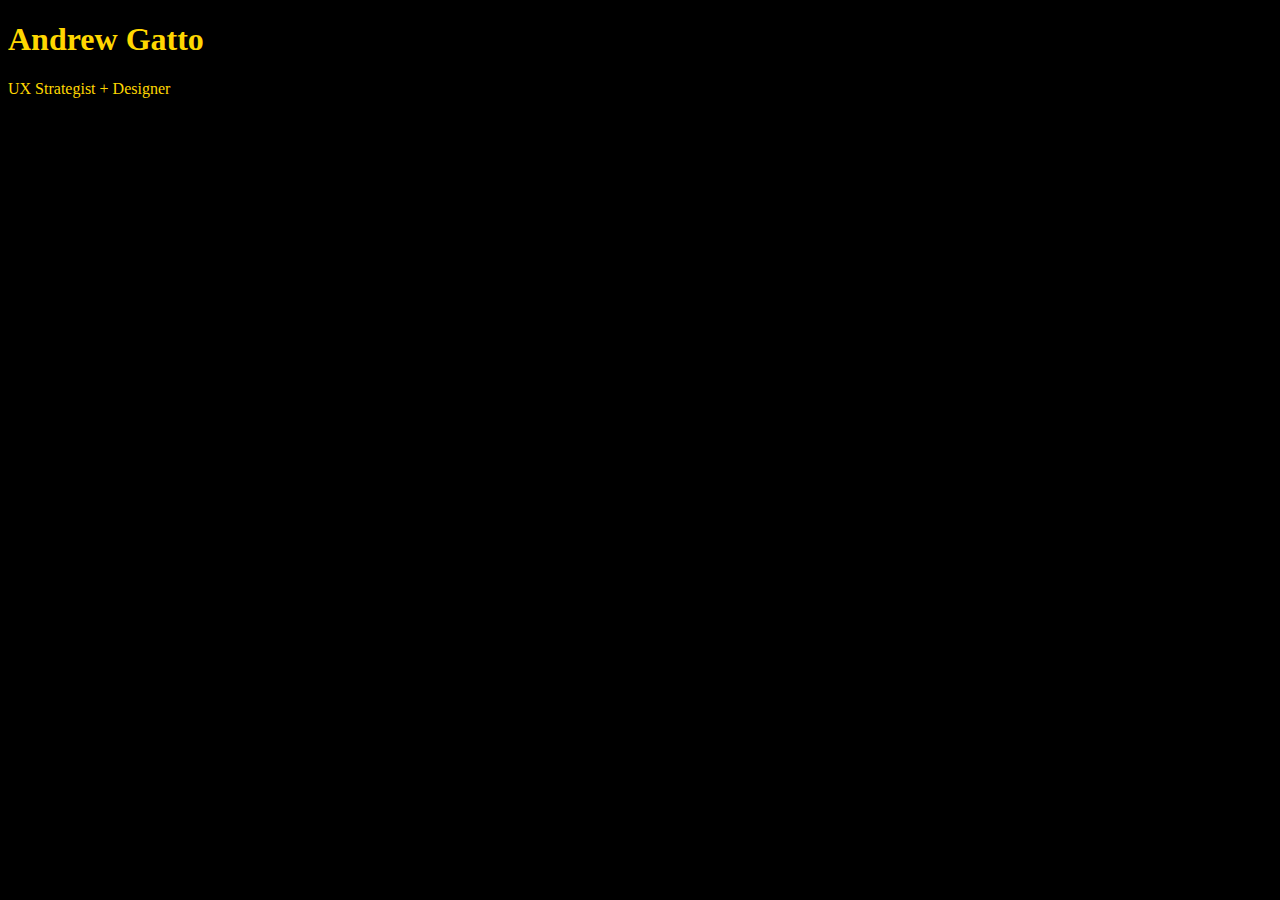
<file: unit_1/index.html>
<!DOCTYPE html>
<html>
  <head>
    <meta charset="utf-8">
    <title></title>
    <link rel="stylesheet" type="text/css" href="css/style.css">
  </head>
  <body>
    <h1>Andrew Gatto</h1>
    <p>UX Strategist + Designer</p>
  </body>
</html>
</file>
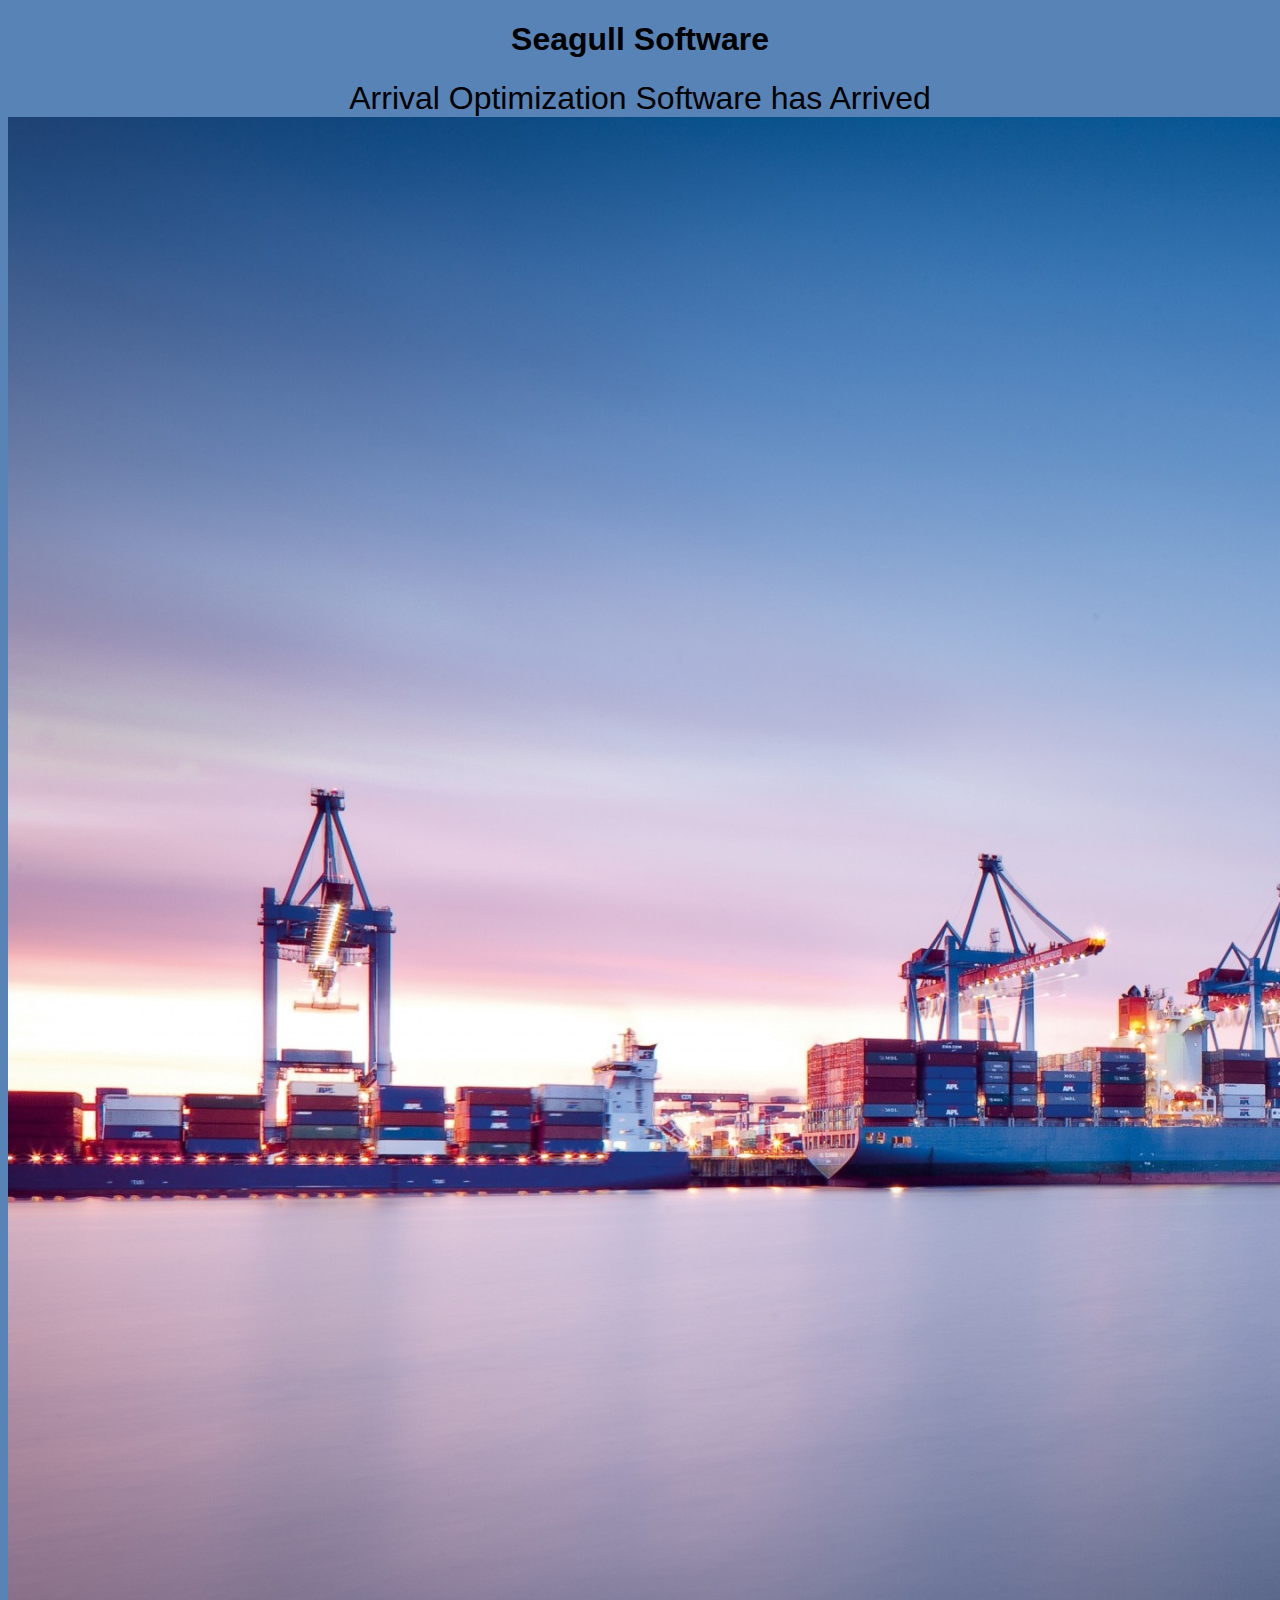
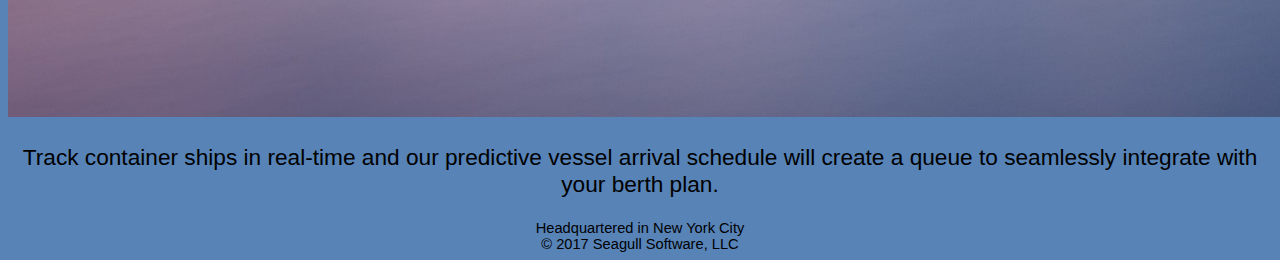
<file: unit_3/index.html>
<!DOCTYPE html>
<html>
  <head>
    <meta charset="utf-8">
    <title>Seagull Software</title>
    <link rel="stylesheet" type="text/css" href="css/style.css"
  </head>

  <body>

    <h1>Seagull Software</h1>

    <div id= "slogan">Arrival Optimization Software has Arrived</div>

    <img src="images/0.0.jpg" 
    alt="container ship moored at port during sunset with cargo being unloaded by cranes"
    title="container ship arrival at port">

    <p>Track container ships in real-time and our predictive vessel arrival
      schedule will create a queue to seamlessly integrate with your berth plan.</p>

      <footer id="footer">
        Headquartered in New York City<br>
        © 2017 Seagull Software, LLC
      </footer>

  </body>
</html>
</file>
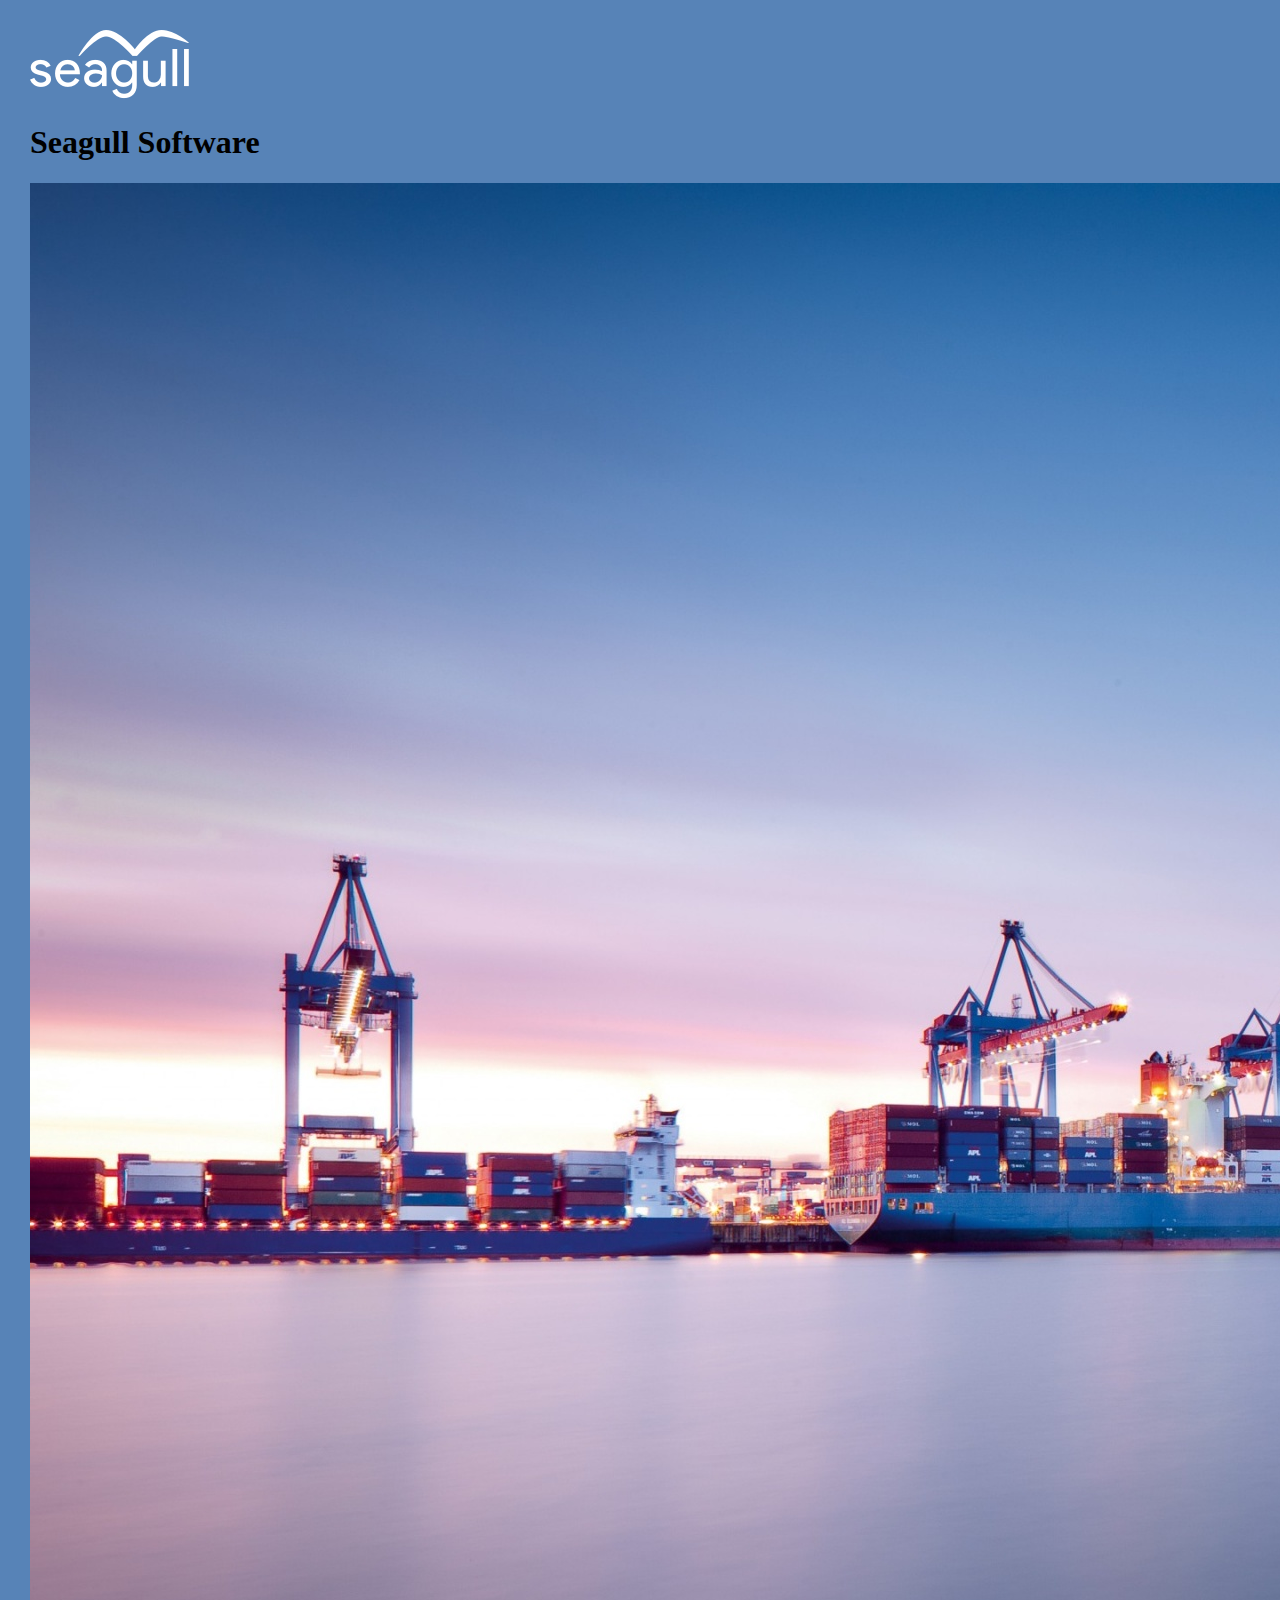
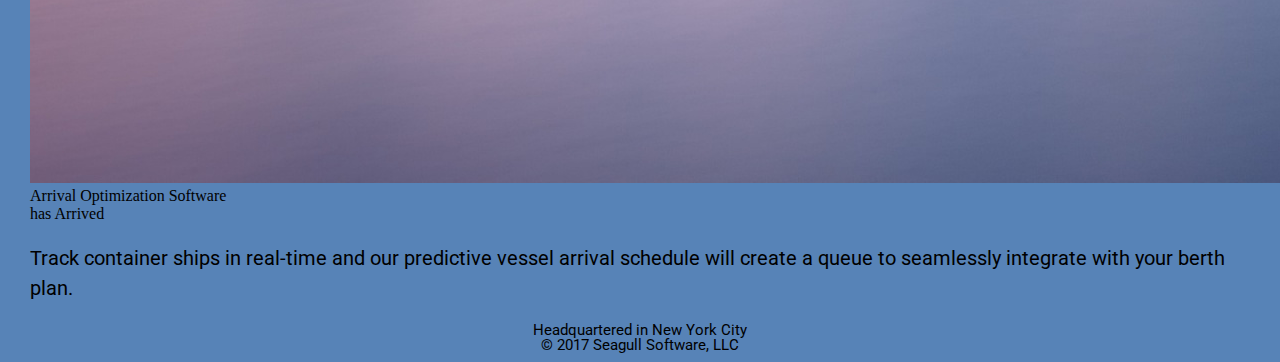
<file: unit_4/index.html>
<!DOCTYPE html>
<html>
  <head>
    <meta charset="utf-8">
    <title>Seagull Software</title>
    <link rel="stylesheet" type="text/css" href="css/style.css">
  </head>

  <body>
    <nav>
      <img class="logo" src="images/seagull_w.png" alt="seagull logo" title="seagull software">
      <h1>Seagull Software</h1>
    </nav>

    <img src="images/0.0.jpg"
    alt="container ship moored at port during sunset with cargo being unloaded by cranes"
    title="container ship arrival at port">

    <div id= "slogan">Arrival Optimization Software <br>
      has Arrived</div>

    <p>Track container ships in real-time and our predictive vessel arrival
      schedule will create a queue to seamlessly integrate with your berth plan.</p>

      <footer id="footer">
        Headquartered in New York City<br>
        © 2017 Seagull Software, LLC
      </footer>

  </body>
</html>
</file>
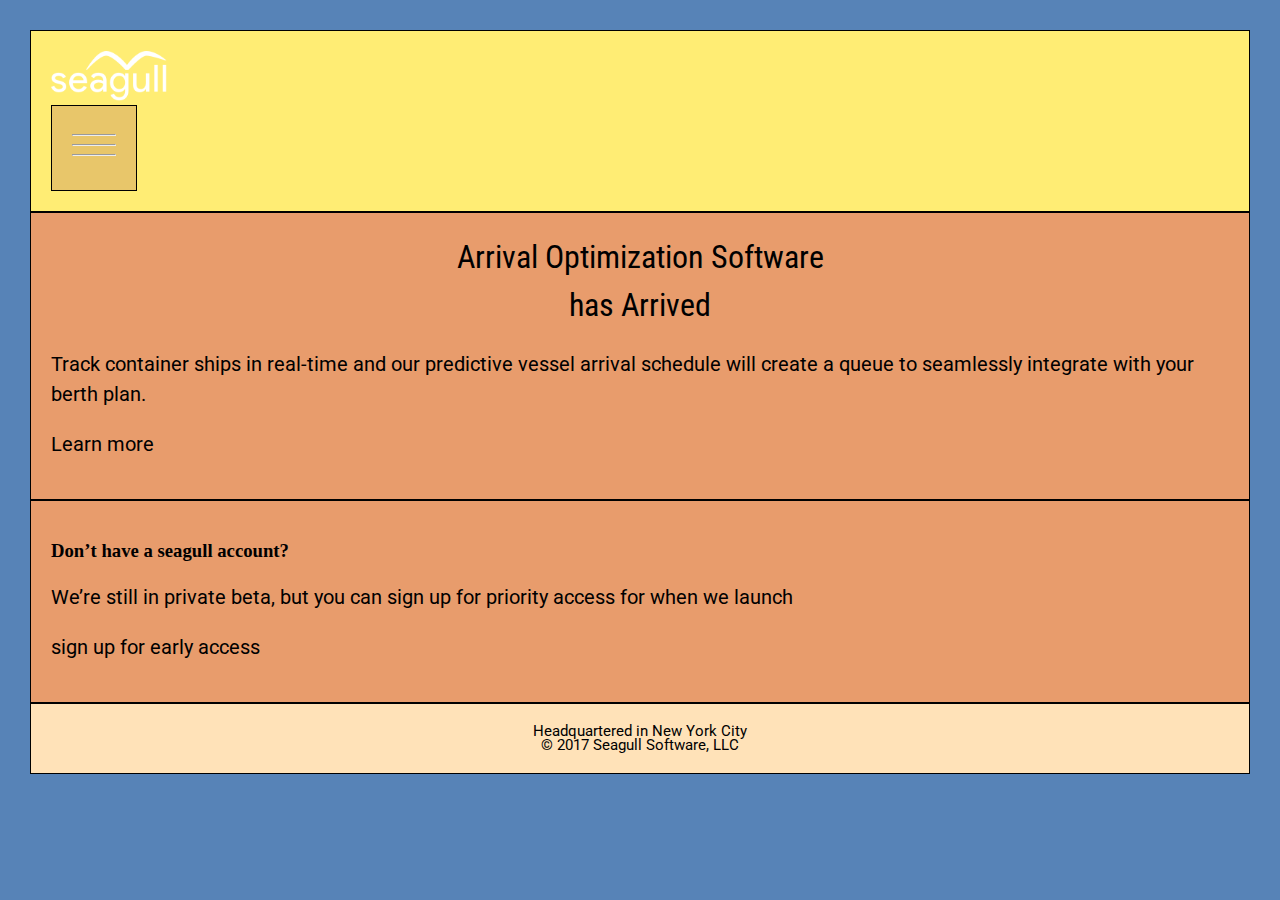
<file: unit_5/index.html>
<!DOCTYPE html>
<html>
  <head>
    <meta charset="utf-8">
    <title>Seagull Software</title>
    <link rel="stylesheet" type="text/css" href="css/style.css">
  </head>

  <body>
    <div class"wrapper">

      <header>
        <img class="logo" src="images/seagull_w.png"
        alt="seagull logo" title="seagull software">

        <nav class="hamburger">
          <hr>
          <hr>
          <hr>
        </nav>
      </header>


      <section id="welcome">
        <div id= "slogan">Arrival Optimization Software <br>
          has Arrived</div>

        <p>Track container ships in real-time and our predictive vessel arrival
          schedule will create a queue to seamlessly integrate with your berth plan.</p>
        <p>Learn more</p>
      </section>

      <section id="new account">
        <h3>Don’t have a seagull account?</h3>
        <p>We’re still in private beta, but you can sign up for priority access for when we launch</P>
        <p>sign up for early access</p>
      </section>

      <footer id="footer">
        Headquartered in New York City<br>
        © 2017 Seagull Software, LLC
      </footer>

    </div>
  </body>
</html>
</file>
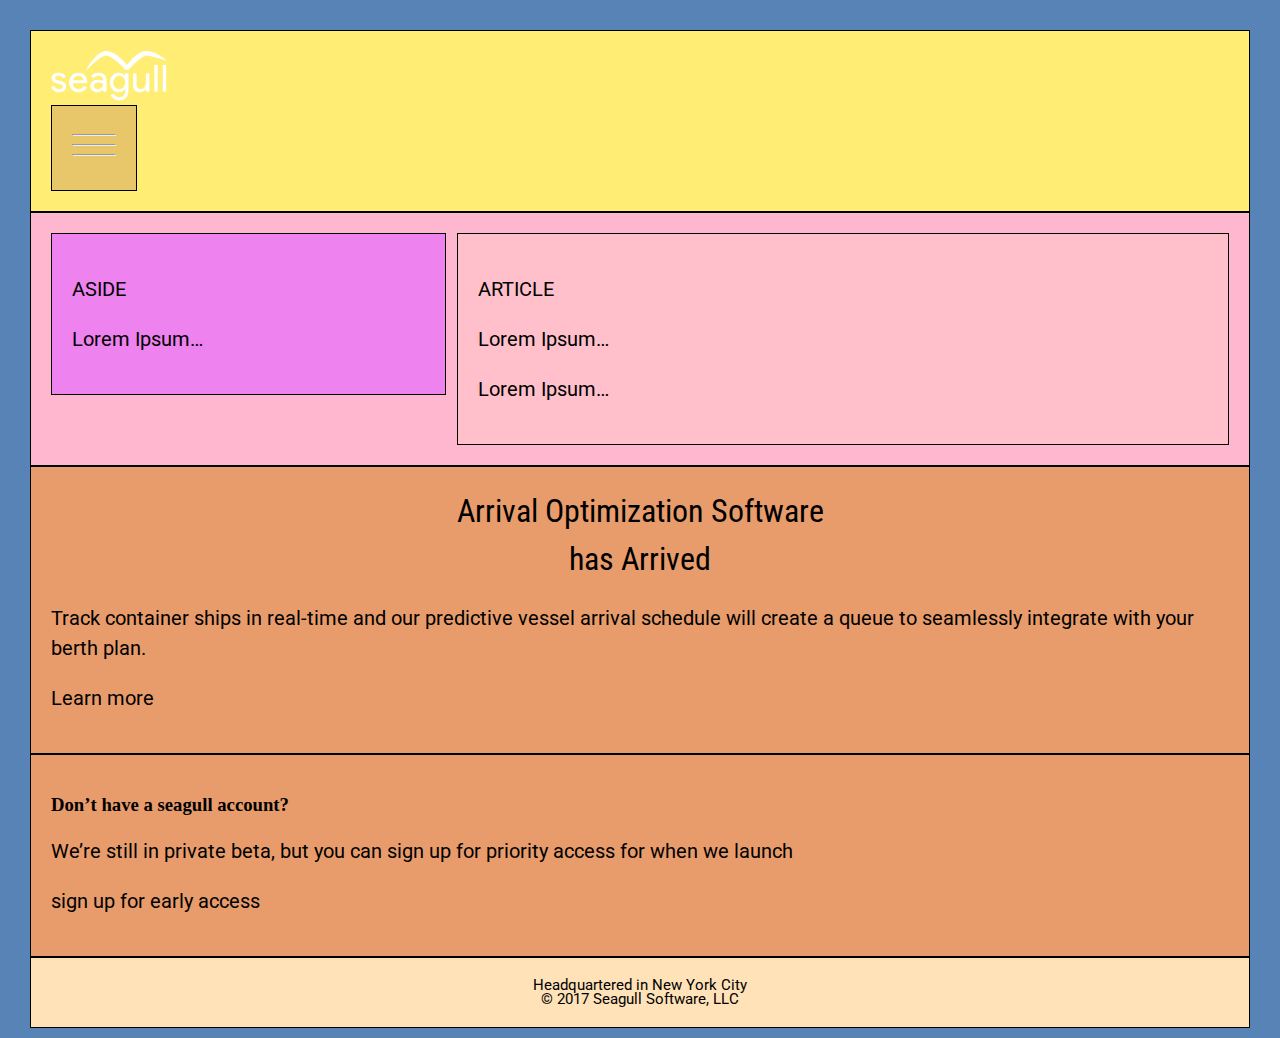
<file: unit_6/index.html>
<!DOCTYPE html>
<html>
  <head>
    <meta charset="utf-8">
    <title>Seagull Software</title>
    <link rel="stylesheet" type="text/css" href="css/style.css">
  </head>

  <body>
    <div class"wrapper">

      <header>
        <img class="logo" src="images/seagull_w.png"
        alt="seagull logo" title="seagull software">

        <nav class="hamburger">
          <hr>
          <hr>
          <hr>
        </nav>
      </header>

      <section id="two_column" class="clearfix">
          <aside id="left">
              <p>ASIDE<p>
              <p>Lorem Ipsum…</p>
          </aside>
          <article id="right">
              <p>ARTICLE</p>
              <p>Lorem Ipsum…</p>
              <p>Lorem Ipsum…</p>
          </article>
      </section>
      
      <section id="welcome">
        <div id= "slogan">Arrival Optimization Software <br>
          has Arrived</div>

        <p>Track container ships in real-time and our predictive vessel arrival
          schedule will create a queue to seamlessly integrate with your berth plan.</p>
        <p>Learn more</p>
      </section>

      <section id="new account">
        <h3>Don’t have a seagull account?</h3>
        <p>We’re still in private beta, but you can sign up for priority access for when we launch</P>
        <p>sign up for early access</p>
      </section>

      <footer id="footer">
        Headquartered in New York City<br>
        © 2017 Seagull Software, LLC
      </footer>

    </div>
  </body>
</html>
</file>
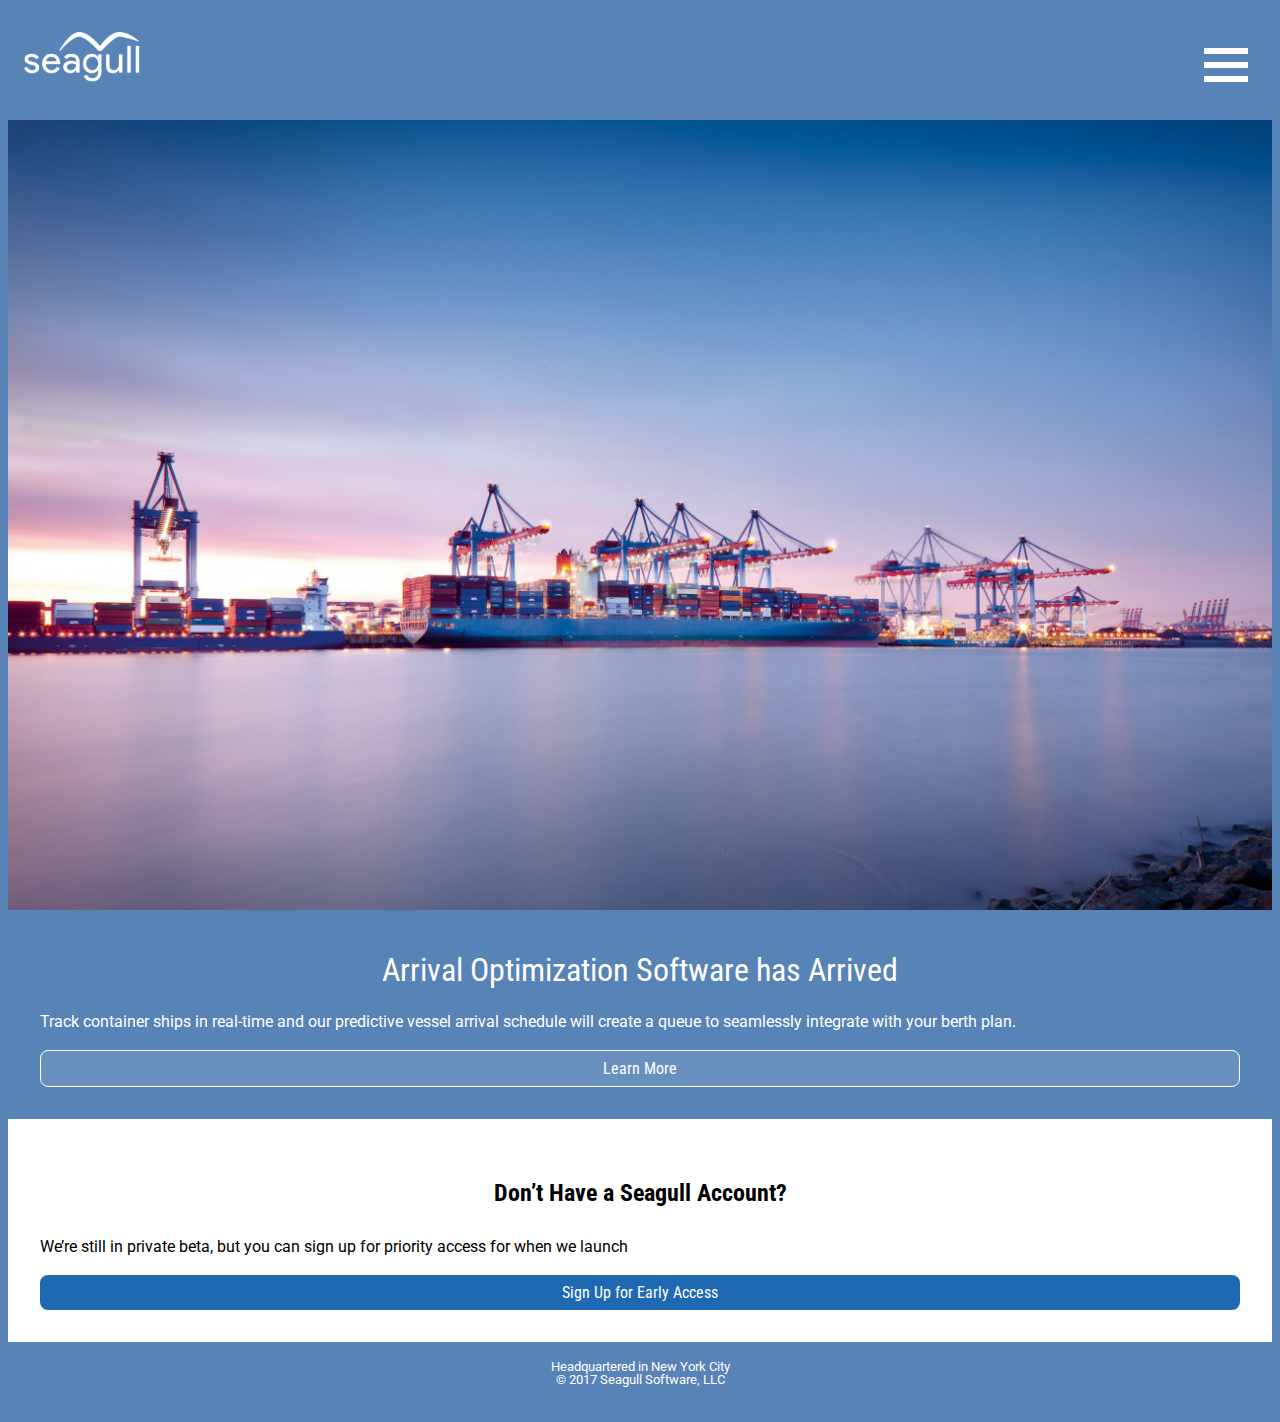
<file: unit_8/index.html>
<!DOCTYPE html>
<html>
  <head>
    <meta charset="utf-8">
    <meta name="viewport" content="width=device-width, initial-scale=1">
    <title>Seagull Software</title>
    <link rel="stylesheet" type="text/css" href="css/style.css">
  </head>

  <body>
    <div class"wrapper">

      <header>
        <img class="logo" src="images/seagull_w.png"
        alt="seagull logo" title="seagull software">

        <nav id="hamburger" class="clearfix">
          <hr>
          <hr>
          <hr>
        </nav>
      </header>


      <img id="image">
          <img class="img" src="images/0.0.jpg"
          alt="a large container ship unloading cargo" title="container ship">
        </img>

      <section id="welcome">
        <div id= "slogan" class="welcome">Arrival Optimization Software
          has Arrived</div>

        <p class="welcome">Track container ships in real-time and our predictive vessel arrival
          schedule will create a queue to seamlessly integrate with your berth plan.</p>
          <button class="buttona">
            <a href="#">Learn More</a>
          </button>
      </section>

      <section id="newaccount">
        <h3>Don’t Have a Seagull Account?</h3>
        <p>We’re still in private beta, but you can sign up for priority access for when we launch</P>
          <button class="buttonb">
            <a href="#">Sign Up for Early Access</a>
          </button>
      </section>

      <footer id="footer">
        Headquartered in New York City<br>
        © 2017 Seagull Software, LLC
      </footer>

    </div>
  </body>
</html>
</file>
<file: unit_1/css/style.css>
body{background-color: black;}

h1,p{color: gold;}
</file>
<file: unit_3/css/style.css>
body{
  background: #5783B7;
  color: #000;
  font-family: arial, helvetica, sans-serif;
  text-align: center;
}

img{
  width: auto;
}

p{
  font-size: 17pt;
  text-align: center;
}

#slogan{
  font-size: 24pt;
  text-align: center;
}

#footer{
  font-size: 11pt;
}
.navbar-brand{
  float: left;
  height: 50px;
  padding: 15px;
  font-size: 18px;
  line-height: 20px;
}
</file>
<file: unit_4/css/style.css>
@import url('https://fonts.googleapis.com/css?family=Roboto|Roboto+Condensed');


body{
  margin: 30px;
  margin-bottom: 10px;
  background: #5783B7;
  color: #000;
}

img{
  width: auto;
}

p{
  font-family: 'Roboto', sans-serif;
  line-height: 1.5em;
  font-size: 15pt;
  text-align: left;
}

//IDs
#slogan{
  font-family: 'Roboto Condensed', sans-serif;
  font-size: 24pt;
  line-height: 1.5em;
  text-align: center;
}

#footer{
  font-family: 'Roboto', sans-serif;
  font-size: 11pt;
  line-height: 1.0em;
  text-align: center;
}


//classes
.logo{
  height: 50px;
  width: auto;
  align-content: left;
}
</file>
<file: unit_5/css/style.css>
@import url('https://fonts.googleapis.com/css?family=Roboto|Roboto+Condensed');


header{
  background-color: #FFED74;
  border: 1px black solid;
  padding: 20px;
}

nav{
  width: 44px;
  height: 44px;
  background-color: #E8C66A;
  border: 1px black solid;
  padding: 20px;
}

section{
  background-color: #E89C6C;
  border: 1px black solid;
  padding: 20px;
}

footer{
  background-color: #FFE2B8;
  border: 1px black solid;
  padding: 20px;
}

body{
  margin: 30px;
  margin-bottom: 10px;
  background: #5783B7;
  color: #000;
}

img{
  width: auto;
}

p{
  font-family: 'Roboto', sans-serif;
  line-height: 1.5em;
  font-size: 15pt;
  text-align: left;
}

//IDs
#hamburger{
  display:inline-block;
  align-content: center;
}

#slogan{
  font-family: 'Roboto Condensed', sans-serif;
  font-size: 24pt;
  line-height: 1.5em;
  text-align: center;
}

#footer{
  font-family: 'Roboto', sans-serif;
  font-size: 11pt;
  line-height: 1.0em;
  text-align: center;
}


//classes
.wrapper{
  width: 375px;
}

.logo{
  height: 50px;
  width: auto;
  align-content: left;
}
</file>
<file: unit_6/css/style.css>
@import url('https://fonts.googleapis.com/css?family=Roboto|Roboto+Condensed');


header{
  background-color: #FFED74;
  border: 1px black solid;
  padding: 20px;
}

nav{
  width: 44px;
  height: 44px;
  background-color: #E8C66A;
  border: 1px black solid;
  padding: 20px;
}

section{
  background-color: #E89C6C;
  border: 1px black solid;
  padding: 20px;
}

footer{
  background-color: #FFE2B8;
  border: 1px black solid;
  padding: 20px;
}

body{
  margin: 30px;
  margin-bottom: 10px;
  background: #5783B7;
  color: #000;
}

img{
  width: auto;
}

p{
  font-family: 'Roboto', sans-serif;
  line-height: 1.5em;
  font-size: 15pt;
  text-align: left;
}

//IDs
#hamburger{
  display:inline-block;
  align-content: center;
}

#slogan{
  font-family: 'Roboto Condensed', sans-serif;
  font-size: 24pt;
  line-height: 1.5em;
  text-align: center;
}

#footer{
  font-family: 'Roboto', sans-serif;
  font-size: 11pt;
  line-height: 1.0em;
  text-align: center;
}

#two_column {
    background-color: #FFB7CF;
    border: 1px black solid;
    padding: 20px;
}

#left {
    background-color: violet;
    border: 1px black solid;
    padding: 20px;
    float: left;
    width: 30%;
}

#right {
    background-color: pink;
    border: 1px black solid;
    padding: 20px;
    float: right;
    width: 62%;
}

//classes
.wrapper{
  width: 375px;
}

.logo{
  height: 50px;
  width: auto;
  align-content: left;
}

.clearfix:after {
    visibility: hidden;
    display: block;
    font-size: 0;
    content: " ";
    clear: both;
    height: 0;
}
</file>
<file: unit_8/css/style.css>
@import url('https://fonts.googleapis.com/css?family=Roboto|Roboto+Condensed');


header{
  padding: 1em;
}

body{
  margin-top: 1em;
  margin-bottom: 1em;
  background: #5783B7;
}

footer{
  padding: 1.5em;
}

img{
  width: 100%;
}

nav{
  float: right;
  width: 44px;
  height: 44px;
  padding: .5em;
}

hr {
  width: auto;
  border-color: white;
  border-style: solid;
  border-width: medium;
}

section{
  padding: 2em;
}

button{
  width: 100%;
  text-align: center;
  border-radius: .5em;
  background-color: 000;
}



h3 {
  font-family: 'Roboto Condensed', sans-serif;
  font-size: 1.5em;
  line-height: 1.5em;
  text-align: center;
}

p{
  font-family: 'Roboto', sans-serif;
  line-height: 1.5em;
  font-size: 1em;
  text-align: left;
}

a:link {
  align-items: center;
  text-align: center;
  text-decoration: none;
  color: #fff;
}

a:visited {
  color: #fff;
}

//IDs
#hamburger{
  display:inline-block;
  align-content: center;
}

#image {
  margin: none;
}

#slogan {
  font-family: 'Roboto Condensed', sans-serif;
  font-size: 24pt;
  line-height: 1.5em;
  text-align: center;
}

#newaccount {
  background-color: white;
}

#footer{
  font-family: 'Roboto', sans-serif;
  font-size: .8em;
  color: #fff;
  line-height: 1em;
  text-align: center;
}

#two_column {
    background-color: #FFB7CF;
    border: 1px black solid;
    padding: 20px;
}

#left {
    background-color: violet;
    border: 1px black solid;
    padding: 20px;
    float: left;
    width: 30%;
}

#right {
    background-color: pink;
    border: 1px black solid;
    padding: 20px;
    float: right;
    width: 62%;
}

//classes
.wrapper{
  width: 375px;
}

.logo{
  height: 50px;
  width: auto;
  align-content: left;
}

.welcome {
  color: #fff;
}

.buttona {
  font-family: 'Roboto Condensed', sans-serif;
  font-size: 1em;
  background-color: rgba(255, 255, 255, .10);
  padding: .5em;
  border: .1em white solid;
}

.buttonb {
  font-family: 'Roboto Condensed', sans-serif;
  font-size: 1em;
  background-color: #1E69B2;
  padding: .5em;
  border-style: none;
}


.clearfix:after {
    visibility: hidden;
    display: block;
    font-size: 0;
    content: " ";
    clear: both;
    height: 0;
}

@media screen and (device-width: 360px) and (device-height: 640px) and (-webkit-device-pixel- ratio: 3){}
@media screen and (device-width: 320px) and (device-height: 640px) and (-webkit-device-pixel- ratio: 3){}
@media screen and (device-width: 360px) and (device-height: 592px) and (-webkit-device-pixel- ratio: 3){}
@media screen and (device-width: 768px) and (device- height: 1024px) and (-webkit-device-pixel-ratio: 1){}
@media screen and (device-width: 768px) and (device- height: 1024px) and (-webkit-device-pixel-ratio: 2){}
@media screen and (device-width: 320px) and (device-height: 480px) and (-webkit-device-pixel- ratio: 2){}
@media screen and (device-width: 320px) and (device-height: 568px) and (-webkit-device-pixel-ratio: 2){}
</file>
